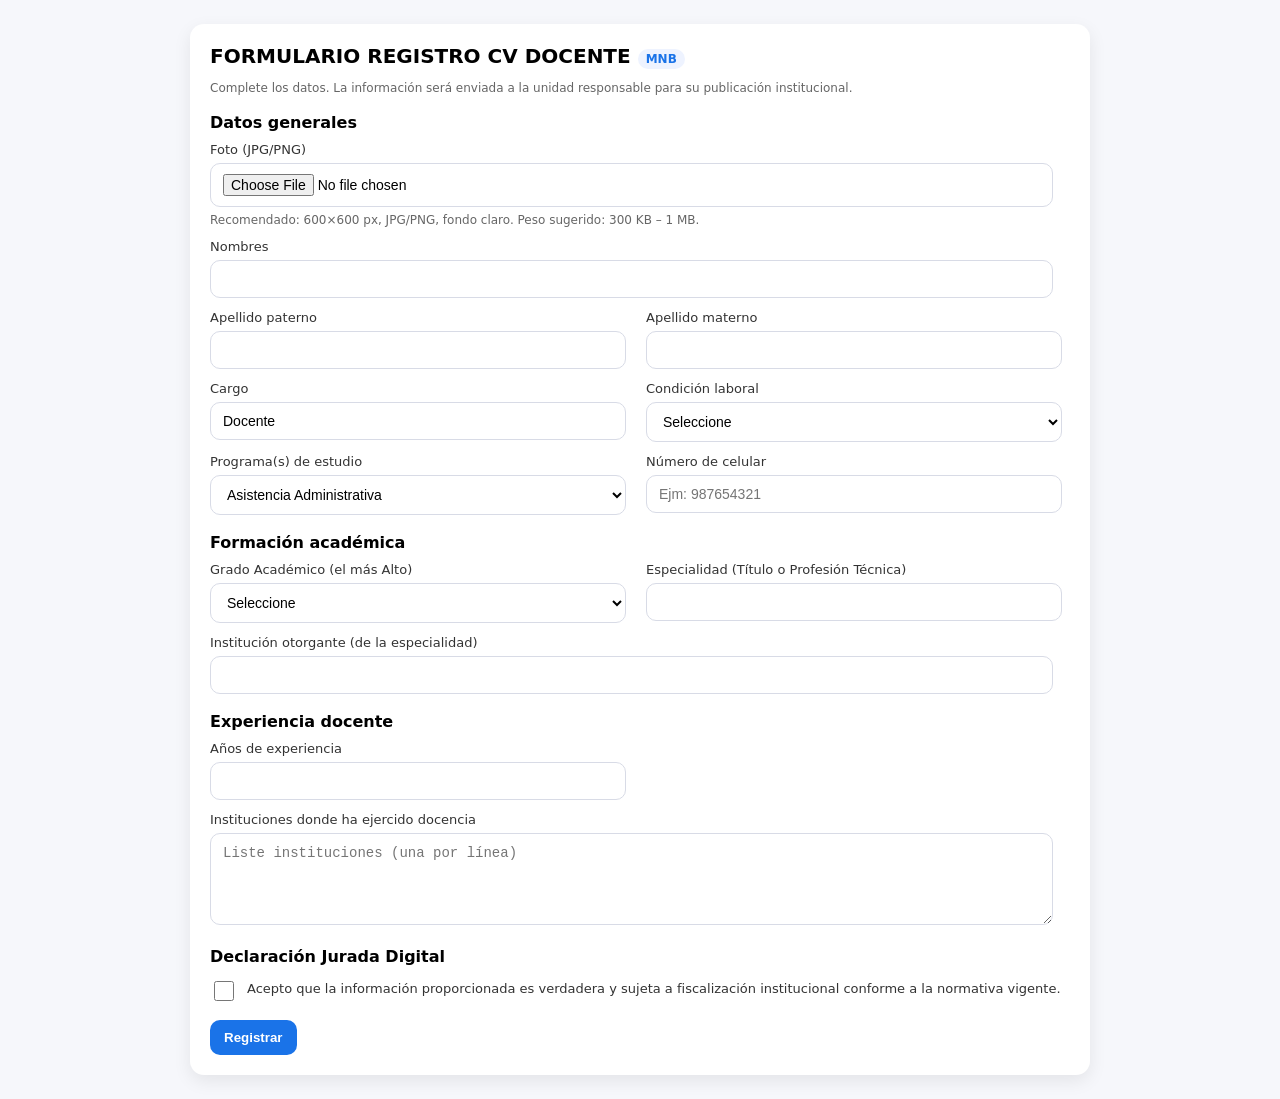
<file: index.html>
<!doctype html>
<html lang="es">
<head>
  <meta charset="utf-8" />
  <meta name="viewport" content="width=device-width, initial-scale=1" />
  <title>Registro CV Docente MNB</title>
  <link rel="stylesheet" href="style.css">
  <script src="scripts.js" defer></script>
</head>
<body>
  <div class="card">
    <h1>FORMULARIO REGISTRO CV DOCENTE <span class="badge">MNB</span></h1>
    <p class="hint">Complete los datos. La información será enviada a la unidad responsable para su publicación institucional.</p>

    <form id="cvForm">
      <h2>Datos generales</h2>
      <div class="grid">
        <div class="full">
          <label for="foto">Foto (JPG/PNG)</label>
          <input id="foto" name="foto" type="file" accept="image/jpeg,image/png" />
          <div class="hint">
            Recomendado: 600×600 px, JPG/PNG, fondo claro. Peso sugerido: 300 KB – 1 MB.
          </div>
          <div class="preview" id="previewWrap" style="display:none;">
            <img id="previewImg" alt="Vista previa" />
            <div>
              <div id="previewMeta" class="hint"></div>
            </div>
          </div>
        </div>

        <div class="full">
          <label for="nombreCompleto">Nombres</label>
          <input id="nombreCompleto" name="nombreCompleto" type="text" required />
        </div>

        <div>
          <label for="apellidoPaterno">Apellido paterno</label>
          <input id="apellidoPaterno" name="apellidoPaterno" type="text" required>
        </div>

        <div>
          <label for="apellidoMaterno">Apellido materno</label>
          <input id="apellidoMaterno" name="apellidoMaterno" type="text" required>
        </div>

        <div>
          <label for="cargo">Cargo</label>
          <input id="cargo" name="cargo" type="text" value="Docente" required />
        </div>

        <div>
          <label for="condicionLaboral">Condición laboral</label>
          <select id="condicionLaboral" name="condicionLaboral" required>
            <option value="">Seleccione</option>
            <option value="Nombrado">Nombrado</option>
            <option value="Contratado">Contratado</option>
          </select>
        </div>
      
        <div>
          <label for="programas">Programa(s) de estudio</label>
          <select id="programas" name="programas" required>
            <option value="Asistencia Administrativa">Asistencia Administrativa</option>
            <option value="Contabilidad">Contabilidad</option>
            <option value="Desarrollo de Sistemas de Información">Desarrollo de Sistemas de Información</option>
            <option value="Enfermera Técnica">Enfermera Técnica</option>
            <option value="Explotación Minera">Explotación Minera</option>
            <option value="Laboratorio Clínico y Anatomía Patológica">Laboratorio Clínico y Anatomía Patológica</option>
            <option value="Mecánica de Producción Industrial">Mecánica de Producción Industrial</option>
            <option value="Mecatrónica Automotriz">Mecatrónica Automotriz</option>
            <option value="Prótesis Dental">Prótesis Dental</option>
            <option value="Empleabilidad">Empleabilidad</option>
          </select>
        </div>

        <div>
          <label for="celular">Número de celular</label>
          <input id="celular" name="celular" type="tel" 
                placeholder="Ejm: 987654321"
                pattern="[0-9]{9}" 
                required>
        </div>

      </div>

      <h2>Formación académica</h2>
      <div class="grid">
        <div>
          <label for="gradoTitulo">Grado Académico (el más Alto)</label>
          <select id="gradoTitulo" name="gradoTitulo" required>
            <option value="">Seleccione</option>
            <option value="Doctor">Doctor</option>
            <option value="Maestría">Maestría</option>
            <option value="Titulado / Profesional">Titulado / Profesional</option>
            <option value="Bachiller">Bachiller</option>
            <option value="Titulo de Profesor">Titulo de Profesor</option>            
            <option value="Técnico Profesional">Técnico Profesional</option>
            <option value="Segunda Especialidad">Segunda Especialidad</option>
          </select>
        </div>

        <div>
          <label for="especialidad">Especialidad (Título o Profesión Técnica)</label>
          <input id="especialidad" name="especialidad" type="text" required />
        </div>

        <div class="full">
          <label for="institucionOtorgante">Institución otorgante (de la especialidad)</label>
          <input id="institucionOtorgante" name="institucionOtorgante" type="text" required />
        </div>
      </div>

      <h2>Experiencia docente</h2>
      <div class="grid">
        <div>
          <label for="aniosExperiencia">Años de experiencia</label>
          <input id="aniosExperiencia" name="aniosExperiencia" type="number" min="0" max="60" required />
        </div>

        <div class="full">
          <label for="institucionesDocencia">Instituciones donde ha ejercido docencia</label>
          <textarea id="institucionesDocencia" name="institucionesDocencia" placeholder="Liste instituciones (una por línea)" required></textarea>
        </div>
      </div>

      <h2>Declaración Jurada Digital</h2>

      <div class="declaracion-wrap">
        <input type="checkbox" id="declaracionJurada" required>
        <label for="declaracionJurada">
          Acepto que la información proporcionada es verdadera y sujeta a fiscalización institucional conforme a la normativa vigente.
        </label>
      </div>
      <div class="actions">
        <button id="sendBtn" type="submit">Registrar</button>
        <span class="status" id="status"></span>
      </div>
    </form>

  </div>
</file>
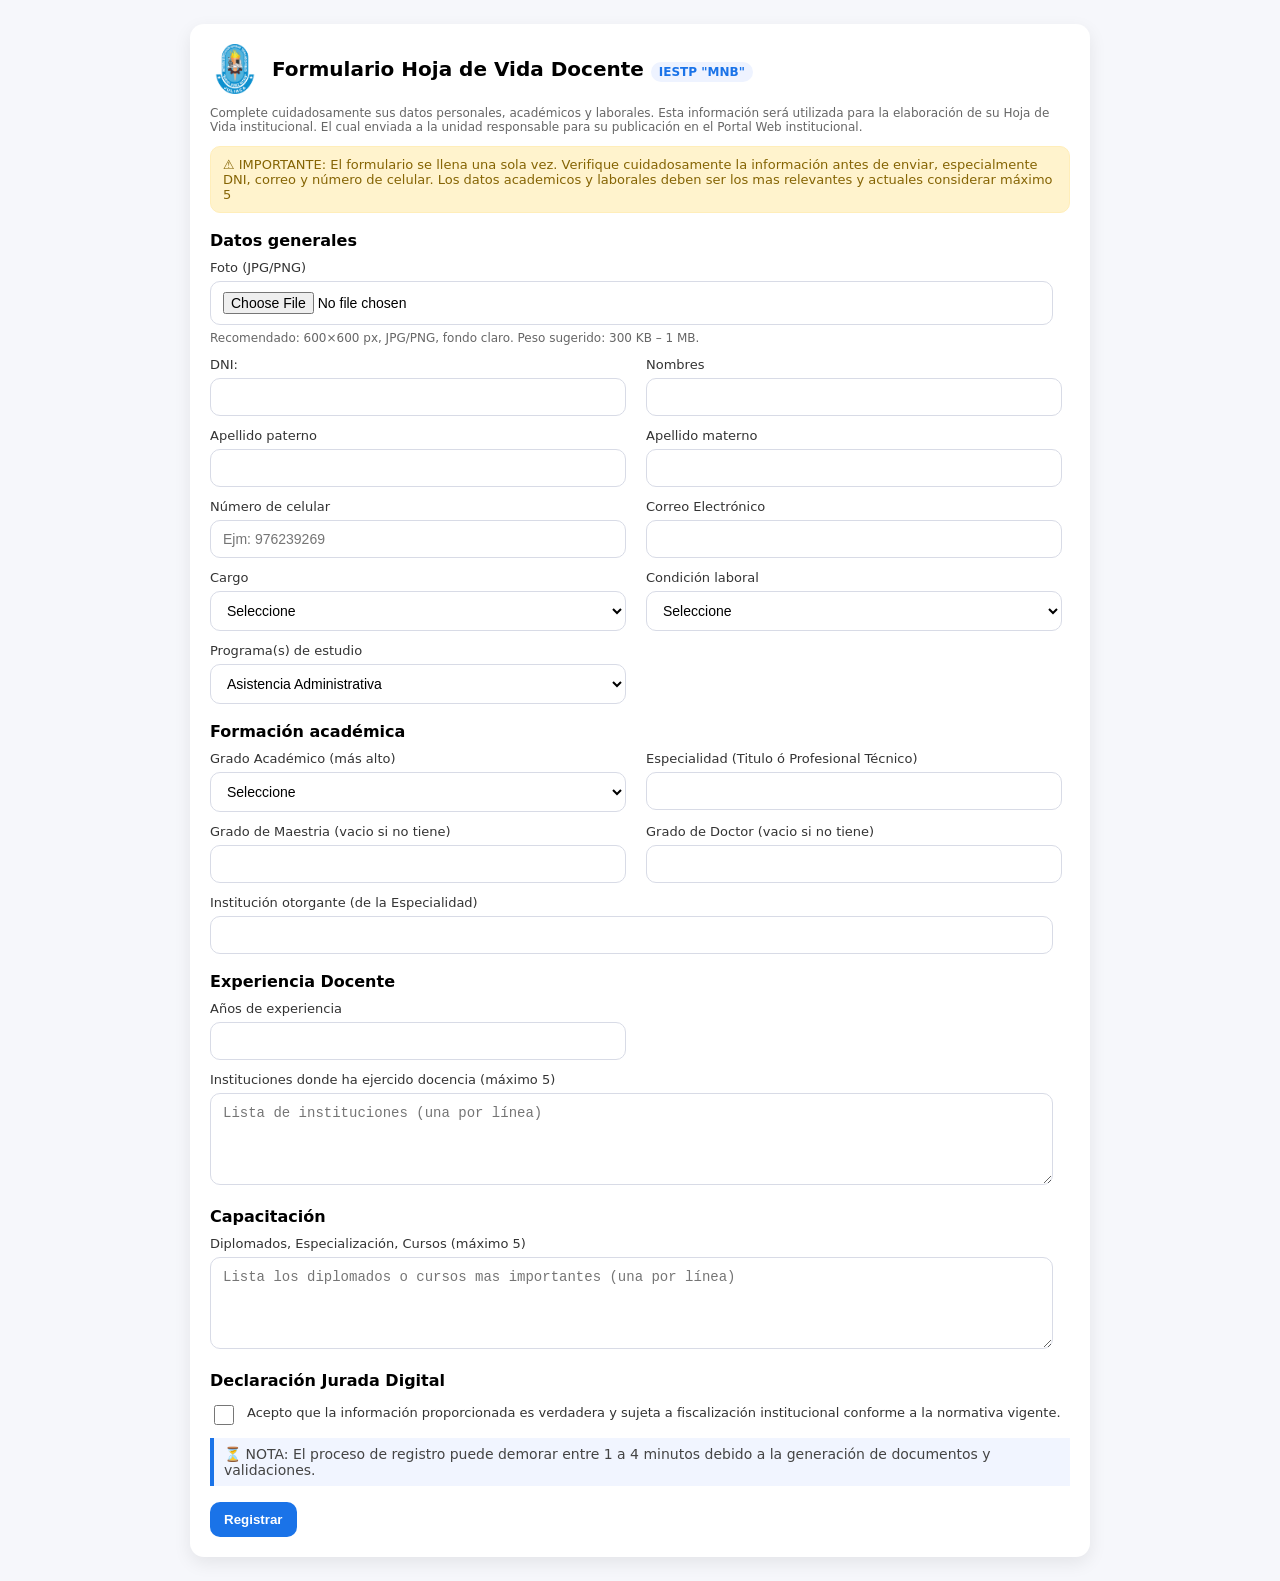
<file: hvdocente.html>
<!doctype html>
<html lang="es">
<head>
  <meta charset="utf-8" />
  <meta name="viewport" content="width=device-width, initial-scale=1" />
  <title>Registro Hoja de Vida Docente</title>
  <link rel="stylesheet" href="style.css">
  <script src="scriptshv.js" defer></script>
</head>
<body>
  <div class="card">
  <!--  <h1>Formulario Hoja de Vida Docente <span class="badge">IESTP "MNB"</span></h1> -->
    <div class="header-title">
      <img src="logo.png" alt="Logo Institucional" class="logo">
      <h1>Formulario Hoja de Vida Docente <span class="badge">IESTP "MNB"</span></h1>
    </div>
    <p class="hint">Complete cuidadosamente sus datos personales, académicos y laborales.  
    Esta información será utilizada para la elaboración de su Hoja de Vida institucional. 
    El cual enviada a la unidad responsable para su publicación en el Portal Web institucional.</p>
    <p class="warning">
    ⚠️ IMPORTANTE: El formulario se llena una sola vez.  
    Verifique cuidadosamente la información antes de enviar, especialmente DNI, correo y número de celular.
    Los datos academicos y laborales deben ser los mas relevantes y actuales considerar máximo 5
    </p>
    <form id="cvForm">
      <h2>Datos generales</h2>
      <div class="grid">
        <div class="full">
          <label for="foto">Foto (JPG/PNG)</label>
          <input id="foto" name="foto" type="file" accept="image/jpeg,image/png" />
          <div class="hint">
            Recomendado: 600×600 px, JPG/PNG, fondo claro. Peso sugerido: 300 KB – 1 MB.
          </div>
          <div class="preview" id="previewWrap" style="display:none;">
            <img id="previewImg" alt="Vista previa" />
            <div>
              <div id="previewMeta" class="hint"></div>
            </div>
          </div>
        </div>

        <div>
          <label for="dni">DNI:</label>
          <input id="dni" name="dni" type="text" pattern="[0-9]{8}" maxlength="8" required />
        </div>

        <div>
          <label for="nombres">Nombres</label>
          <input id="nombres" name="nombres" type="text" required />
        </div>

        <div>
          <label for="apellidoPaterno">Apellido paterno</label>
          <input id="apellidoPaterno" name="apellidoPaterno" type="text" required>
        </div>

        <div>
          <label for="apellidoMaterno">Apellido materno</label>
          <input id="apellidoMaterno" name="apellidoMaterno" type="text" required>
        </div>

        <div>
          <label for="celular">Número de celular</label>
          <input id="celular" name="celular" type="tel" pattern="[0-9]{9}" maxlength="9"
            placeholder="Ejm: 976239269" required>
        </div>

        <div>
          <label for="email">Correo Electrónico</label>
          <input id="email" name="email" type="email" required>
        </div>


        <div>
          <label for="cargo">Cargo</label>
          <select id="cargo" name="cargo" required>
            <option value="">Seleccione</option>
            <option value="Docente">Docente</option>
            <option value="Administrativo">Administrativo</option>
          </select>

         </div>

        <div>
          <label for="condicionLaboral">Condición laboral</label>
          <select id="condicionLaboral" name="condicionLaboral" required>
            <option value="">Seleccione</option>
            <option value="Nombrado">NOMBRADO</option>
            <option value="Contratado">CONTRATADO</option>
          </select>
        </div>

        <div>
          <label for="programas">Programa(s) de estudio</label>
          <select id="programas" name="programas" required>
            <option value="Asistencia Administrativa">Asistencia Administrativa</option>
            <option value="Contabilidad">Contabilidad</option>
            <option value="Desarrollo de Sistemas de Información">Desarrollo de Sistemas de Información</option>
            <option value="Enfermera Técnica">Enfermera Técnica</option>
            <option value="Explotación Minera">Explotación Minera</option>
            <option value="Laboratorio Clínico y Anatomía Patológica">Laboratorio Clínico y Anatomía Patológica</option>
            <option value="Mecánica de Producción Industrial">Mecánica de Producción Industrial</option>
            <option value="Mecatrónica Automotriz">Mecatrónica Automotriz</option>
            <option value="Prótesis Dental">Prótesis Dental</option>
            <option value="Empleabilidad">Empleabilidad</option>
          </select>
        </div>

        <!-- <div class="full">
          <label for="perfilprofesional">Perfil Profesional (max 250 caracteres)</label>
          <textarea id="perfilprofesional" name="perfilprofesional" placeholder="Describa su perfil profesional" maxlength="250" required></textarea>
        </div> -->
       

      </div>

      <h2>Formación académica</h2>
      <div class="grid">
          <div>
          <label for="gradoTitulo">Grado Académico (más alto)</label>
          <select id="gradoTitulo" name="gradoTitulo" required>
            <option value="">Seleccione</option>
            <option value="Doctor">Doctor</option>
            <option value="Maestria">Maestría</option>
            <option value="Titulado">Titulado/Profesional</option>
            <option value="Bachiller">Bachiller</option>
            <option value="Profesor">Titulo de Profesor</option>            
            <option value="Tecnico">Técnico Profesional</option>
            <option value="Sespecialidad">Segunda Especialidad</option>
          </select>
        </div>

        <div>
          <label for="especialidad">Especialidad (Titulo ó Profesional Técnico)</label>
          <input id="especialidad" name="especialidad" type="text" required />
        </div>


        <div>
          <label for="maestria">Grado de Maestria (vacio si no tiene)</label>
          <input id="maestria" name="maestria" type="text" />
        </div>

        <div>
          <label for="doctorado">Grado de Doctor (vacio si no tiene)</label>
          <input id="doctorado" name="doctorado" type="text" />
        </div>

        <div class="full">
          <label for="institucionOtorgante">Institución otorgante (de la Especialidad)</label>
          <input id="institucionOtorgante" name="institucionOtorgante" type="text" required />
        </div>
      </div>

      <h2>Experiencia Docente</h2>
      <div class="grid">
        <div>
          <label for="aniosExperiencia">Años de experiencia</label>
          <input id="aniosExperiencia" name="aniosExperiencia" type="number" min="0" max="60" required />
        </div>

        <div class="full">
          <label for="institucionesDocencia">Instituciones donde ha ejercido docencia (máximo 5)</label>
          <textarea id="institucionesDocencia" name="institucionesDocencia" placeholder="Lista de instituciones (una por línea)" required></textarea>
        </div>
      </div>

      <h2>Capacitación</h2>
      <div class="grid">
        <div class="full">
          <label for="capacitacion">Diplomados, Especialización, Cursos (máximo 5)</label>
          <textarea id="capacitacion" name="capacitacion" placeholder="Lista los diplomados o cursos mas importantes (una por línea)" required></textarea>
        </div>
      </div>

      <h2>Declaración Jurada Digital</h2>

      <div class="declaracion-wrap">
        <input type="checkbox" id="declaracionJurada" required>
        <label for="declaracionJurada">
          Acepto que la información proporcionada es verdadera y sujeta a fiscalización institucional conforme a la normativa vigente.
        </label>
      </div>
      <p class="note">
      ⏳ NOTA: El proceso de registro puede demorar entre 1 a 4 minutos debido a la generación de documentos y validaciones.
      </p>
      <div class="actions">
        <button id="sendBtn" type="submit">Registrar</button>
        <span class="status" id="status"></span>
      </div>
    </form>

  </div>
</file>
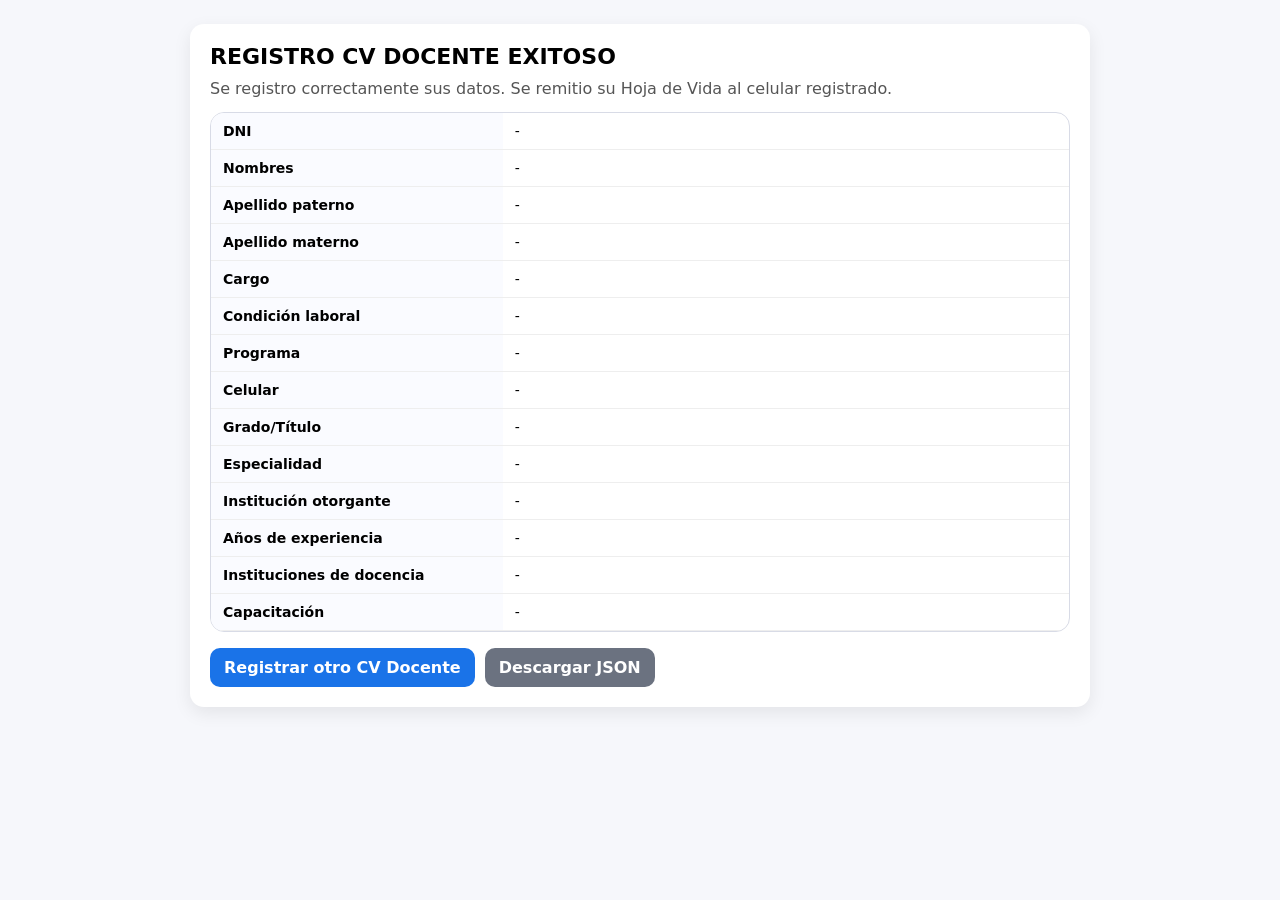
<file: success.html>
<!doctype html>
<html lang="es">
<head>
  <meta charset="utf-8"/>
  <meta name="viewport" content="width=device-width, initial-scale=1"/>
  <title>Registro exitoso</title>
  <link rel="stylesheet" href="style.css"/>
  <style>
    .success-title { margin: 0 0 10px; font-size: 22px; }
    .success-sub { margin: 0 0 14px; color: #555; }
    .sheet {
      margin-top: 12px;
      border: 1px solid #d8dbe6;
      border-radius: 14px;
      overflow: hidden;
      background: #fff;
    }
    .sheet table { width: 100%; border-collapse: collapse; font-size: 14px; }
    .sheet td { padding: 10px 12px; border-bottom: 1px solid #eee; vertical-align: top; }
    .sheet td.key { width: 34%; font-weight: 650; background: #fafbff; }
    .actions { margin-top: 16px; display: flex; gap: 10px; flex-wrap: wrap; }
    .btn {
      display:inline-block; padding:10px 14px; border-radius:10px; text-decoration:none;
      background:#1a73e8; color:#fff; font-weight:600;
    }
    .btn.secondary { background:#6b7280; }
  </style>
</head>
<body>
  <div class="card">
    <h1 class="success-title">REGISTRO CV DOCENTE EXITOSO</h1>
    <p class="success-sub">Se registro correctamente sus datos. Se remitio su Hoja de Vida al celular registrado.</p>

    <div class="sheet" id="sheet"></div>

    <div class="actions">
      <a class="btn" href="./index.html">Registrar otro CV Docente</a>
      <a class="btn secondary" href="#" id="downloadJson">Descargar JSON</a>
    </div>
  </div>

  <script>
    const params = new URLSearchParams(window.location.search);

    // Datos correctos
    const rows = [
      ["DNI", params.get("dni")],
      ["Nombres", params.get("nombres")],
      ["Apellido paterno", params.get("ap")],
      ["Apellido materno", params.get("am")],
      ["Cargo", params.get("cargo")],
      ["Condición laboral", params.get("cond")],
      ["Programa", params.get("programa")],
      ["Celular", params.get("celular")],
      ["Grado/Título", params.get("grado")],
      ["Especialidad", params.get("esp")],
      ["Institución otorgante", params.get("inst")],
      ["Años de experiencia", params.get("anios")],
      ["Instituciones de docencia", params.get("instDoc")],
      ["Capacitación", params.get("cap")],
    ];

    // FOTO
    const fotoUrl = params.get("foto_url");
    
    // RENDER TABLA
    let html = `<table>`;
    
    for (const [k, v] of rows) {
      const value = (v ?? "").trim();
      html += `
        <tr>
          <td class="key">${k}</td>
          <td>${value ? escapeHtml(value) : "-"}</td>
        </tr>`;
    }

    html += `</table>`;
    
    // INSERTAR TABLA
    document.getElementById("sheet").innerHTML = html;
    
    // MOSTRAR FOTO
    if (fotoUrl) {
      const img = document.createElement("img");
      img.src = fotoUrl;
      img.style.maxWidth = "160px";
      img.style.borderRadius = "12px";
      img.style.border = "1px solid #d8dbe6";

      const box = document.createElement("div");
      box.style.margin = "12px 0";
      box.innerHTML = `<div style="font-weight:650; margin-bottom:6px;">Foto del docente</div>`;
      box.appendChild(img);
    
      document.getElementById("sheet").prepend(box);
    }
  
    // RESPUESTA DEL WEBHOOK
    const response = params.get("response");

    if (response) {
      const respBox = document.createElement("div");
      respBox.style.marginTop = "16px";
      respBox.style.padding = "10px";
      respBox.style.borderRadius = "10px";
      respBox.style.background = "#eef6ff";
      respBox.style.border = "1px solid #cfe3ff";
    
      respBox.innerHTML = `
        <strong>Respuesta del sistema:</strong><br>
        ${escapeHtml(response)}
      `;
    
      document.querySelector(".card").appendChild(respBox);
    }

    // JSON DOWNLOAD
    document.getElementById("downloadJson").addEventListener("click", (e) => {
      e.preventDefault();
      const obj = {};
      for (const [k, v] of rows) obj[k] = v ?? "";
      const blob = new Blob([JSON.stringify(obj, null, 2)], { type: "application/json" });
      const url = URL.createObjectURL(blob);
      const a = document.createElement("a");
      a.href = url;
      a.download = "registro_docente.json";
      a.click();
      URL.revokeObjectURL(url);
    });

    function escapeHtml(str) {
      return (str || "")
        .toString()
        .replaceAll("&", "&amp;")
        .replaceAll("<", "&lt;")
        .replaceAll(">", "&gt;")
        .replaceAll('"', "&quot;")
        .replaceAll("'", "&#039;");
    }  
  </script>
</body>

</html>
</file>
<file: style.css>
body { font-family: system-ui, Arial, sans-serif; background:#f6f7fb; margin:0; padding:24px; box-sizing: border-box;}
    .card { max-width: 860px; margin: 0 auto; background:#fff; border-radius:14px; padding:20px; box-shadow:0 6px 18px rgba(0,0,0,.08); }
    h1 { font-size: 20px; margin:0 0 12px; }
    h2 { font-size: 16px; margin:18px 0 10px; }
    .grid { display:grid; grid-template-columns: 1fr 1fr; gap:12px; }

    .header-title { display: flex; align-items: center; gap: 12px; margin-bottom: 12px; }
    .logo { width: 50px; height: 50px; object-fit: contain; }
    .header-title h1 { font-size: 20px; margin: 0; }

    label { display:block; font-size:13px; margin:0 0 6px; color:#333; }
    input, select, textarea {
      width:98%; padding:10px 12px; border:1px solid #d8dbe6; border-radius:10px;
      font-size:14px; background:#fff; box-sizing: border-box;
    }
    textarea { min-height: 92px; resize: vertical; white-space: pre-wrap; line-height: 1.4;}
    .hint { font-size:12px; color:#666; margin-top:6px; }
    .warning { background: #fff3cd; border: 1px solid #ffeeba; color: #856404; padding: 10px 12px; border-radius: 10px; font-size: 13px; margin-top: 10px; }
    .note { font-size: 14px; color: #444; margin-top: 10px; padding: 8px 10px; background: #f1f5ff; border-left: 4px solid #1a73e8; }
    .declaracion-wrap {   display: flex; align-items: center; gap: 10px; margin-top: 12px; font-size: 14px; }
    .declaracion-wrap input[type="checkbox"] { width: 20px; height: 20px; cursor: pointer; }
    .actions { margin-top:16px; display:flex; gap:10px; align-items:center; }
    button {
      border:0; padding:10px 14px; border-radius:10px; cursor:pointer; font-weight:600;
      background:#1a73e8; color:#fff;
    }
    button:disabled { opacity:.6; cursor:not-allowed; }
    .status { font-size:13px; }
    .full { grid-column: 1 / -1; }
    .preview { display:flex; gap:12px; align-items:center; margin-top:8px; }
    .preview img { width:64px; height:64px; border-radius:12px; object-fit:cover; border:1px solid #e3e6f1; }
    .badge { display:inline-block; padding:3px 8px; border-radius:999px; background:#eef3ff; color:#1a73e8; font-size:12px; }
    @media (max-width: 720px) { .grid { grid-template-columns: 1fr; } }
</file>
